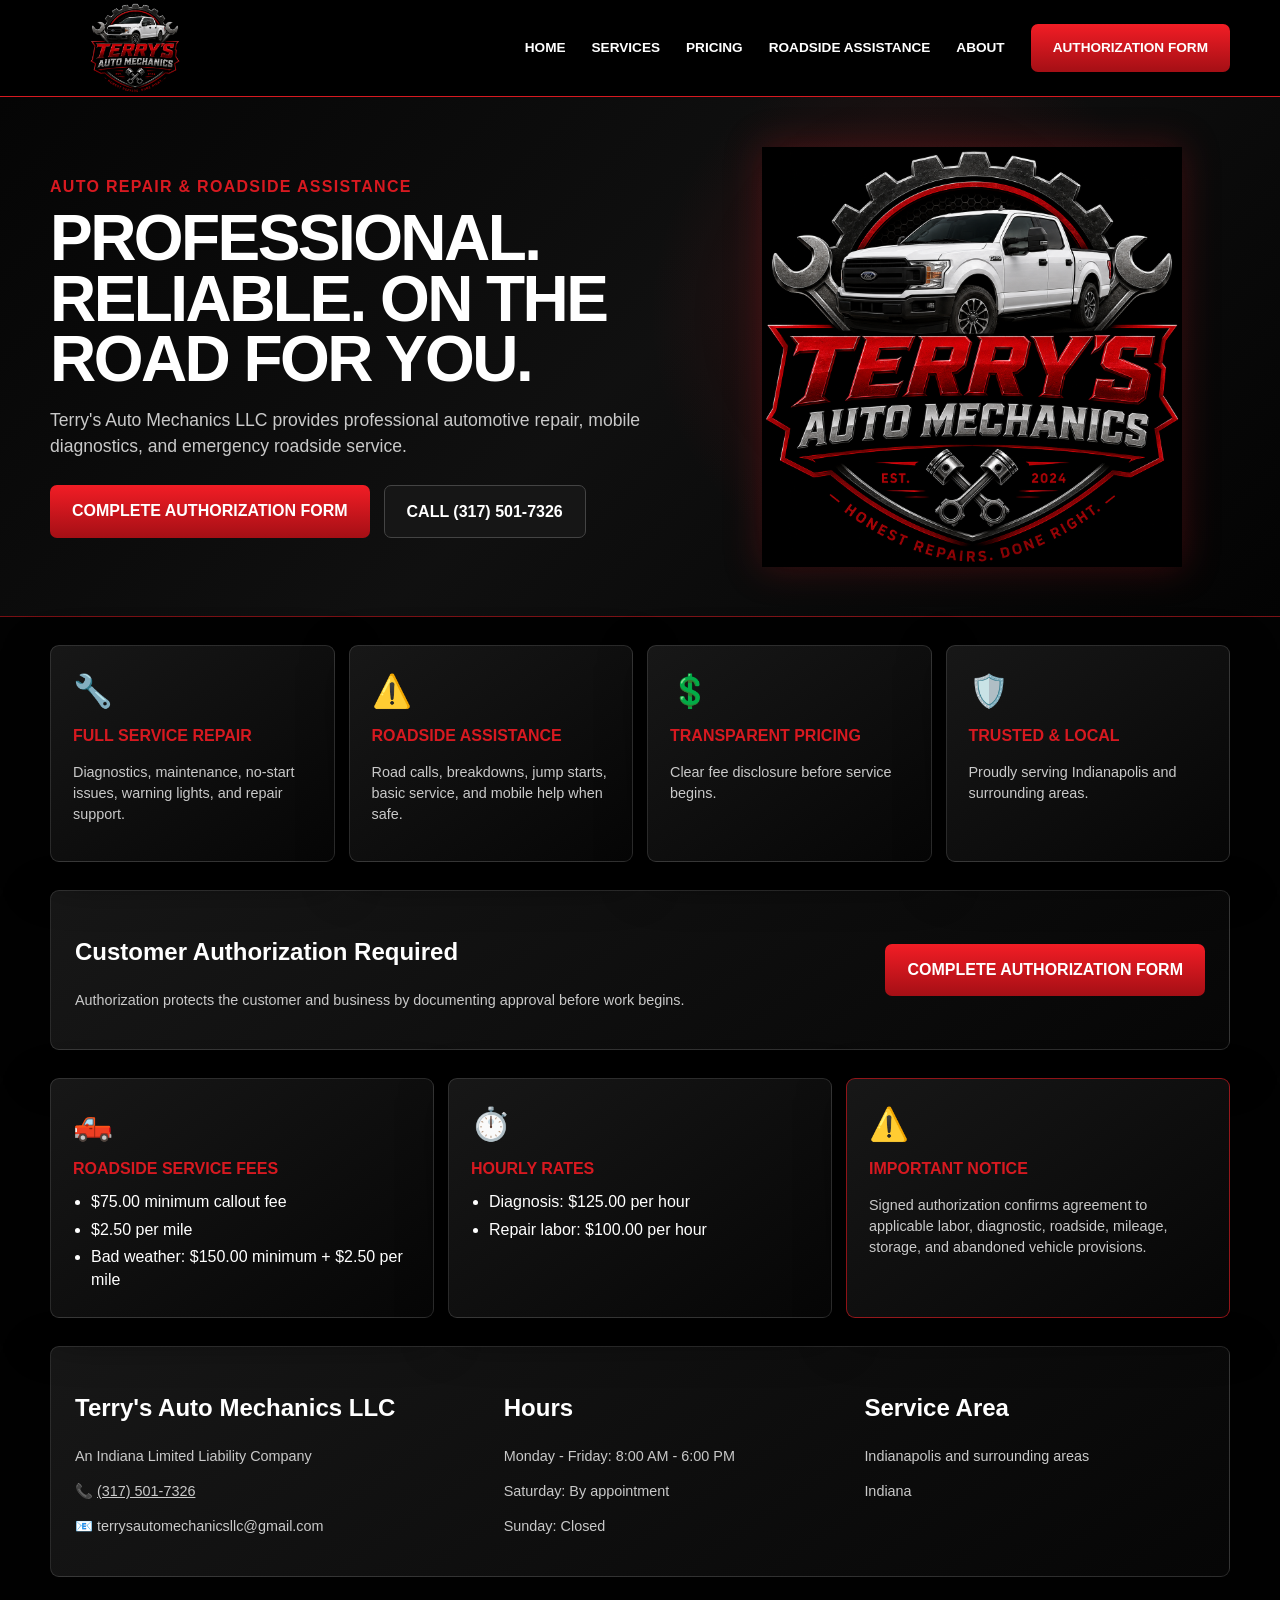
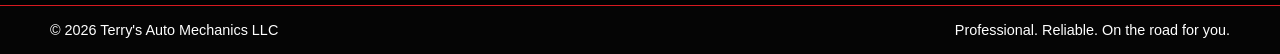
<file: index.html>
<!DOCTYPE html>
<html lang="en">
<head>
  <meta charset="UTF-8">
  <meta name="viewport" content="width=device-width, initial-scale=1.0">
  <title>Terry's Auto Mechanics LLC</title>
  <link rel="stylesheet" href="style.css">
</head>
<body>
<header class="top-nav">
  <div class="wrap nav-inner">
    <a href="index.html" class="logo-link">
      <img src="logo.png" alt="Terry's Auto Mechanics LLC" class="nav-logo">
    </a>
    <nav class="nav-links">
      <a href="index.html">Home</a>
      <a href="#services">Services</a>
      <a href="#pricing">Pricing</a>
      <a href="#roadside">Roadside Assistance</a>
      <a href="#contact">About</a>
      <a href="authorization.html" class="nav-btn">Authorization Form</a>
    </nav>
  </div>
</header>

<main>
  <section class="home-hero">
    <div class="wrap home-hero-inner">
      <div>
        <p class="eyebrow">Auto Repair & Roadside Assistance</p>
        <h1>Professional. Reliable. On the road for you.</h1>
        <p class="lead">Terry's Auto Mechanics LLC provides professional automotive repair, mobile diagnostics, and emergency roadside service.</p>
        <div class="button-row">
          <a class="btn primary" href="authorization.html">Complete Authorization Form</a>
          <a class="btn secondary" href="tel:3175017326">Call (317) 501-7326</a>
        </div>
      </div>
      <img src="logo.png" alt="Terry's Auto Mechanics LLC" class="home-logo">
    </div>
  </section>

  <section id="services" class="wrap card-grid four-card">
    <article class="card"><div class="icon">🔧</div><h2>Full Service Repair</h2><p>Diagnostics, maintenance, no-start issues, warning lights, and repair support.</p></article>
    <article class="card"><div class="icon">⚠️</div><h2>Roadside Assistance</h2><p>Road calls, breakdowns, jump starts, basic service, and mobile help when safe.</p></article>
    <article class="card"><div class="icon">💲</div><h2>Transparent Pricing</h2><p>Clear fee disclosure before service begins.</p></article>
    <article class="card"><div class="icon">🛡️</div><h2>Trusted & Local</h2><p>Proudly serving Indianapolis and surrounding areas.</p></article>
  </section>

  <section class="wrap action-strip">
    <div>
      <h2>Customer Authorization Required</h2>
      <p>Authorization protects the customer and business by documenting approval before work begins.</p>
    </div>
    <a class="btn primary" href="authorization.html">Complete Authorization Form</a>
  </section>

  <section id="pricing" class="wrap card-grid three-card">
    <article id="roadside" class="card"><div class="icon">🛻</div><h2>Roadside Service Fees</h2><ul><li>$75.00 minimum callout fee</li><li>$2.50 per mile</li><li>Bad weather: $150.00 minimum + $2.50 per mile</li></ul></article>
    <article class="card"><div class="icon">⏱️</div><h2>Hourly Rates</h2><ul><li>Diagnosis: $125.00 per hour</li><li>Repair labor: $100.00 per hour</li></ul></article>
    <article class="card important"><div class="icon">⚠️</div><h2>Important Notice</h2><p>Signed authorization confirms agreement to applicable labor, diagnostic, roadside, mileage, storage, and abandoned vehicle provisions.</p></article>
  </section>

  <section id="contact" class="wrap contact-panel">
    <div><h2>Terry's Auto Mechanics LLC</h2><p>An Indiana Limited Liability Company</p><p>📞 <a href="tel:3175017326">(317) 501-7326</a></p><p>📧 terrysautomechanicsllc@gmail.com</p></div>
    <div><h2>Hours</h2><p>Monday - Friday: 8:00 AM - 6:00 PM</p><p>Saturday: By appointment</p><p>Sunday: Closed</p></div>
    <div><h2>Service Area</h2><p>Indianapolis and surrounding areas</p><p>Indiana</p></div>
  </section>
</main>

<footer class="bottom-footer">
  <div class="wrap footer-row">
    <span>© <span id="year"></span> Terry's Auto Mechanics LLC</span>
    <span>Professional. Reliable. On the road for you.</span>
  </div>
</footer>

<script src="app.js"></script>
</body>
</html>
</file>
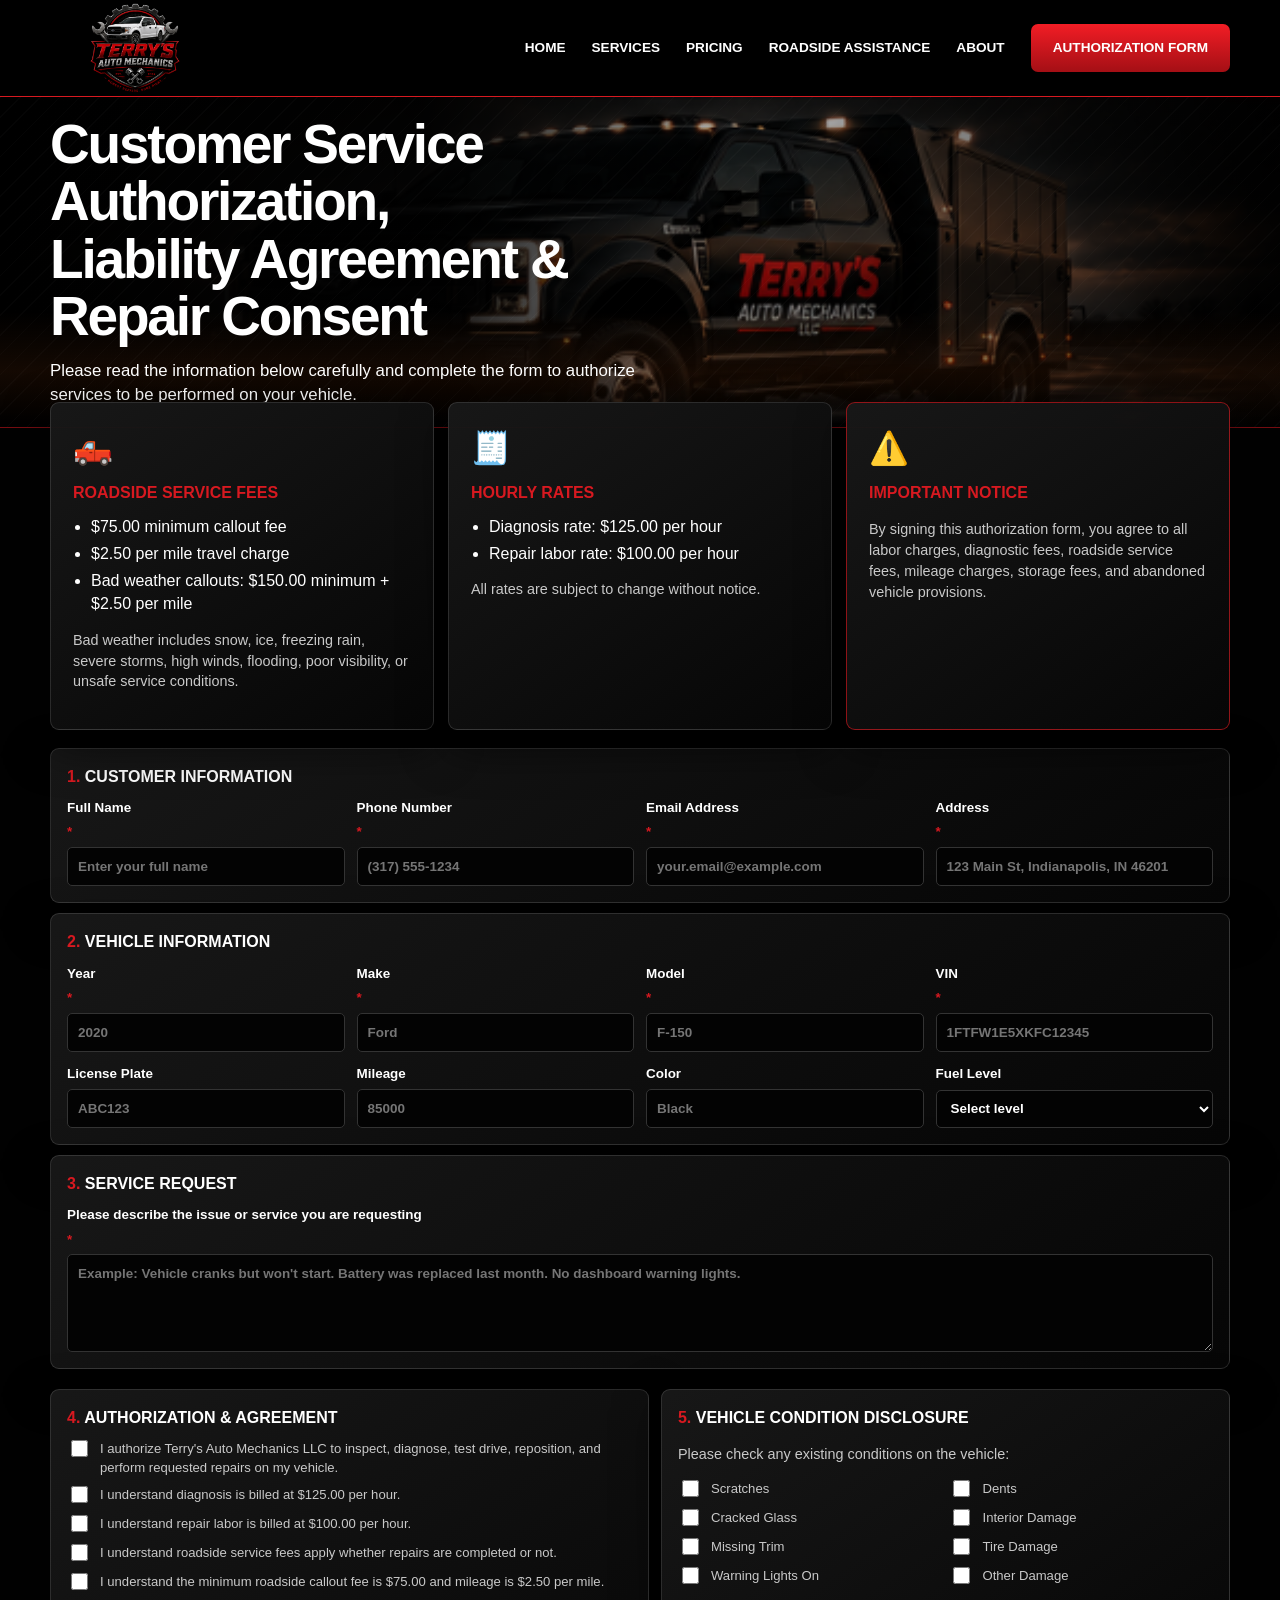
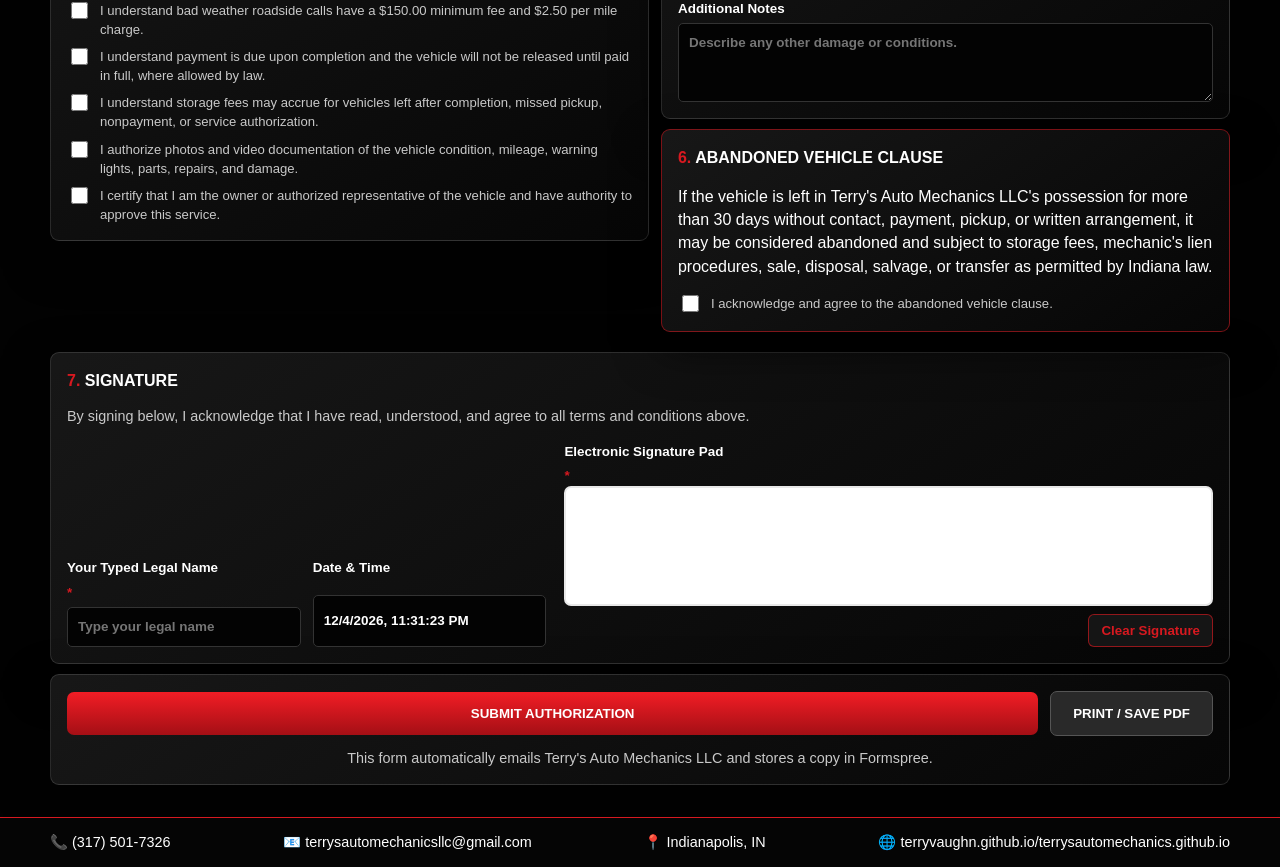
<file: authorization.html>
<!DOCTYPE html>
<html lang="en">
<head>
  <meta charset="UTF-8">
  <meta name="viewport" content="width=device-width, initial-scale=1.0">
  <title>Repair Authorization | Terry's Auto Mechanics LLC</title>
  <link rel="stylesheet" href="style.css">
</head>
<body>
<header class="top-nav">
  <div class="wrap nav-inner">
    <a href="index.html" class="logo-link">
      <img src="logo.png" alt="Terry's Auto Mechanics LLC" class="nav-logo">
    </a>
    <nav class="nav-links">
      <a href="index.html">Home</a>
      <a href="index.html#services">Services</a>
      <a href="#fees">Pricing</a>
      <a href="#fees">Roadside Assistance</a>
      <a href="index.html#contact">About</a>
      <a href="#authForm" class="nav-btn">Authorization Form</a>
    </nav>
  </div>
</header>

<main>
  <section class="auth-hero">
    <div class="truck-bg"></div>
    <div class="wrap auth-hero-inner">
      <div class="auth-title">
        <h1>Customer Service Authorization,<br>Liability Agreement & Repair Consent</h1>
        <p>Please read the information below carefully and complete the form to authorize services to be performed on your vehicle.</p>
      </div>
    </div>
  </section>

  <section id="fees" class="wrap fee-grid">
    <article class="fee-card">
      <div class="icon">🛻</div>
      <h2>Roadside Service Fees</h2>
      <ul>
        <li>$75.00 minimum callout fee</li>
        <li>$2.50 per mile travel charge</li>
        <li>Bad weather callouts: $150.00 minimum + $2.50 per mile</li>
      </ul>
      <p>Bad weather includes snow, ice, freezing rain, severe storms, high winds, flooding, poor visibility, or unsafe service conditions.</p>
    </article>

    <article class="fee-card">
      <div class="icon">🧾</div>
      <h2>Hourly Rates</h2>
      <ul>
        <li>Diagnosis rate: $125.00 per hour</li>
        <li>Repair labor rate: $100.00 per hour</li>
      </ul>
      <p>All rates are subject to change without notice.</p>
    </article>

    <article class="fee-card important">
      <div class="icon">⚠️</div>
      <h2>Important Notice</h2>
      <p>By signing this authorization form, you agree to all labor charges, diagnostic fees, roadside service fees, mileage charges, storage fees, and abandoned vehicle provisions.</p>
    </article>
  </section>

  <form id="authForm" class="wrap auth-form" action="https://formspree.io/f/mqeoodjj" method="POST">
    <input type="hidden" name="_subject" value="New Terry's Auto Mechanics Authorization Form">
    <input type="hidden" name="signature_image" id="signatureImage">
    <input type="hidden" name="submission_date" id="submissionDate">
    <input type="text" name="_gotcha" style="display:none">

    <section class="panel">
      <h2><span>1.</span> Customer Information</h2>
      <div class="grid four">
        <label>Full Name <b>*</b><input name="customer_name" required placeholder="Enter your full name"></label>
        <label>Phone Number <b>*</b><input name="phone" required placeholder="(317) 555-1234"></label>
        <label>Email Address <b>*</b><input name="email" type="email" required placeholder="your.email@example.com"></label>
        <label>Address <b>*</b><input name="address" required placeholder="123 Main St, Indianapolis, IN 46201"></label>
      </div>
    </section>

    <section class="panel">
      <h2><span>2.</span> Vehicle Information</h2>
      <div class="grid four">
        <label>Year <b>*</b><input name="year" required placeholder="2020"></label>
        <label>Make <b>*</b><input name="make" required placeholder="Ford"></label>
        <label>Model <b>*</b><input name="model" required placeholder="F-150"></label>
        <label>VIN <b>*</b><input name="vin" required placeholder="1FTFW1E5XKFC12345"></label>
        <label>License Plate<input name="plate" placeholder="ABC123"></label>
        <label>Mileage<input name="mileage" placeholder="85000"></label>
        <label>Color<input name="color" placeholder="Black"></label>
        <label>Fuel Level
          <select name="fuel">
            <option value="">Select level</option>
            <option>Empty</option>
            <option>1/4</option>
            <option>1/2</option>
            <option>3/4</option>
            <option>Full</option>
          </select>
        </label>
      </div>
    </section>

    <section class="panel">
      <h2><span>3.</span> Service Request</h2>
      <label>Please describe the issue or service you are requesting <b>*</b>
        <textarea name="service_request" rows="4" required placeholder="Example: Vehicle cranks but won't start. Battery was replaced last month. No dashboard warning lights."></textarea>
      </label>
    </section>

    <section class="two-col">
      <section class="panel">
        <h2><span>4.</span> Authorization & Agreement</h2>
        <div class="consent-list">
          <label><input type="checkbox" name="consent_inspect_repair" value="Agreed" required> I authorize Terry's Auto Mechanics LLC to inspect, diagnose, test drive, reposition, and perform requested repairs on my vehicle.</label>
          <label><input type="checkbox" name="consent_diagnostic_rate" value="Agreed" required> I understand diagnosis is billed at $125.00 per hour.</label>
          <label><input type="checkbox" name="consent_labor_rate" value="Agreed" required> I understand repair labor is billed at $100.00 per hour.</label>
          <label><input type="checkbox" name="consent_roadside_fees" value="Agreed" required> I understand roadside service fees apply whether repairs are completed or not.</label>
          <label><input type="checkbox" name="consent_callout_mileage" value="Agreed" required> I understand the minimum roadside callout fee is $75.00 and mileage is $2.50 per mile.</label>
          <label><input type="checkbox" name="consent_bad_weather" value="Agreed" required> I understand bad weather roadside calls have a $150.00 minimum fee and $2.50 per mile charge.</label>
          <label><input type="checkbox" name="consent_payment_due" value="Agreed" required> I understand payment is due upon completion and the vehicle will not be released until paid in full, where allowed by law.</label>
          <label><input type="checkbox" name="consent_storage" value="Agreed" required> I understand storage fees may accrue for vehicles left after completion, missed pickup, nonpayment, or service authorization.</label>
          <label><input type="checkbox" name="consent_photos" value="Agreed" required> I authorize photos and video documentation of the vehicle condition, mileage, warning lights, parts, repairs, and damage.</label>
          <label><input type="checkbox" name="consent_authority" value="Agreed" required> I certify that I am the owner or authorized representative of the vehicle and have authority to approve this service.</label>
        </div>
      </section>

      <div>
        <section class="panel">
          <h2><span>5.</span> Vehicle Condition Disclosure</h2>
          <p class="small">Please check any existing conditions on the vehicle:</p>
          <div class="checkbox-grid">
            <label><input type="checkbox" name="damage" value="Scratches"> Scratches</label>
            <label><input type="checkbox" name="damage" value="Dents"> Dents</label>
            <label><input type="checkbox" name="damage" value="Cracked Glass"> Cracked Glass</label>
            <label><input type="checkbox" name="damage" value="Interior Damage"> Interior Damage</label>
            <label><input type="checkbox" name="damage" value="Missing Trim"> Missing Trim</label>
            <label><input type="checkbox" name="damage" value="Tire Damage"> Tire Damage</label>
            <label><input type="checkbox" name="damage" value="Warning Lights On"> Warning Lights On</label>
            <label><input type="checkbox" name="damage" value="Other Damage"> Other Damage</label>
          </div>
          <label>Additional Notes
            <textarea name="damage_notes" rows="3" placeholder="Describe any other damage or conditions."></textarea>
          </label>
        </section>

        <section class="panel abandoned">
          <h2><span>6.</span> Abandoned Vehicle Clause</h2>
          <p>If the vehicle is left in Terry's Auto Mechanics LLC's possession for more than 30 days without contact, payment, pickup, or written arrangement, it may be considered abandoned and subject to storage fees, mechanic's lien procedures, sale, disposal, salvage, or transfer as permitted by Indiana law.</p>
          <label class="check-line"><input type="checkbox" name="consent_abandoned_vehicle" value="Agreed" required> I acknowledge and agree to the abandoned vehicle clause.</label>
        </section>
      </div>
    </section>

    <section class="panel signature-panel">
      <h2><span>7.</span> Signature</h2>
      <p class="small">By signing below, I acknowledge that I have read, understood, and agree to all terms and conditions above.</p>

      <div class="signature-grid">
        <div>
          <div class="grid two">
            <label>Your Typed Legal Name <b>*</b><input name="signature_name" required placeholder="Type your legal name"></label>
            <label>Date & Time<input name="date_time" id="dateTime" readonly></label>
          </div>
        </div>

        <div>
          <label>Electronic Signature Pad <b>*</b></label>
          <canvas id="signaturePad" width="900" height="260"></canvas>
          <button type="button" class="clear-btn" id="clearSig">Clear Signature</button>
        </div>
      </div>
    </section>

    <section class="submit-bar">
      <button type="submit" class="submit-btn">Submit Authorization</button>
      <button type="button" class="print-btn" id="printBtn">Print / Save PDF</button>
      <p id="status" class="status"></p>
      <p class="small center">This form automatically emails Terry's Auto Mechanics LLC and stores a copy in Formspree.</p>
    </section>
  </form>
</main>

<footer class="bottom-footer">
  <div class="wrap footer-row">
    <span>📞 (317) 501-7326</span>
    <span>📧 terrysautomechanicsllc@gmail.com</span>
    <span>📍 Indianapolis, IN</span>
    <span>🌐 terryvaughn.github.io/terrysautomechanics.github.io</span>
  </div>
</footer>

<script src="app.js"></script>
</body>
</html>
</file>
<file: style.css>
*{box-sizing:border-box}
:root{--red:#d71920;--red2:#9b0f15;--bg:#030303;--panel:rgba(18,18,18,.96);--line:#303030;--text:#fff;--muted:#c9c9c9}
html{scroll-behavior:smooth}
body{margin:0;font-family:Arial,Helvetica,sans-serif;background:#020202;color:var(--text);line-height:1.45}
a{color:inherit}
.wrap{width:min(1180px,calc(100% - 32px));margin:0 auto}

/* Header */
.top-nav{background:#000;border-bottom:1px solid var(--red);position:sticky;top:0;z-index:20}
.nav-inner{min-height:96px;display:flex;align-items:center;justify-content:space-between;gap:24px}
.logo-link{display:flex;align-items:center;line-height:0}
.nav-logo{width:170px;height:auto;max-height:90px;object-fit:contain;display:block}
.nav-links{display:flex;align-items:center;gap:26px;text-transform:uppercase;font-weight:900;font-size:.85rem}
.nav-links a{text-decoration:none;white-space:nowrap}
.nav-links a:hover{color:var(--red)}
.nav-btn{background:linear-gradient(#f21d25,#a40f15);padding:14px 22px;border-radius:7px;color:#fff!important}

/* Home */
.home-hero{min-height:520px;display:flex;align-items:center;background:radial-gradient(circle at 72% 42%,rgba(215,25,32,.18),transparent 28%),linear-gradient(135deg,#050505,#101010,#030303);border-bottom:1px solid rgba(215,25,32,.55)}
.home-hero-inner{display:grid;grid-template-columns:1.1fr .9fr;gap:34px;align-items:center}
.eyebrow{color:var(--red);font-weight:900;text-transform:uppercase;letter-spacing:.08em;margin:0 0 10px}
.home-hero h1{font-size:clamp(2.25rem,5vw,4.5rem);line-height:.95;text-transform:uppercase;letter-spacing:-.04em;margin:0 0 18px}
.lead{color:var(--muted);font-size:1.1rem;max-width:650px}
.home-logo{width:min(100%,420px);justify-self:center;filter:drop-shadow(0 0 18px rgba(215,25,32,.25))}
.button-row{display:flex;gap:14px;flex-wrap:wrap;margin-top:26px}
.btn{border:0;border-radius:7px;padding:14px 22px;text-transform:uppercase;font-weight:900;text-decoration:none;display:inline-flex}
.primary{background:linear-gradient(#f21d25,#a40f15);color:#fff}
.secondary{background:#161616;border:1px solid #444;color:#fff}

/* Auth hero */
.auth-hero{position:relative;min-height:330px;overflow:hidden;border-bottom:1px solid rgba(215,25,32,.55);background:#000}
.truck-bg{position:absolute;inset:0;background:
  linear-gradient(90deg,#000 0%,rgba(0,0,0,.95) 33%,rgba(0,0,0,.28) 58%,rgba(0,0,0,.78) 100%),
  url('truck-hero.png');
  background-repeat:no-repeat;background-position:right center;background-size:auto 100%}
.auth-hero:after{content:"";position:absolute;inset:0;background:
  repeating-linear-gradient(135deg,rgba(255,255,255,.018),rgba(255,255,255,.018) 1px,transparent 1px,transparent 14px),
  linear-gradient(180deg,transparent 65%,rgba(255,115,30,.08) 83%,rgba(0,0,0,.15) 100%);pointer-events:none}
.auth-hero-inner{position:relative;z-index:2;min-height:330px;display:flex;align-items:center}
.auth-title{max-width:650px}
.auth-title h1{font-size:clamp(2.15rem,4.3vw,4rem);line-height:1.04;margin:0 0 14px;letter-spacing:-.04em}
.auth-title p{font-size:1.05rem;margin:0;color:#fff;max-width:620px}

/* Cards/forms */
.card-grid{display:grid;gap:14px;margin-top:28px;margin-bottom:28px}
.four-card{grid-template-columns:repeat(4,1fr)}
.three-card,.fee-grid{grid-template-columns:repeat(3,1fr)}
.fee-grid{display:grid;gap:14px;margin-top:-26px;position:relative;z-index:5}
.card,.fee-card,.panel,.submit-bar,.action-strip,.contact-panel{background:linear-gradient(145deg,rgba(24,24,24,.97),rgba(6,6,6,.98));border:1px solid rgba(255,255,255,.14);border-radius:9px;box-shadow:0 16px 45px rgba(0,0,0,.6)}
.card,.fee-card{padding:22px}
.icon{font-size:2rem;color:var(--red);margin-bottom:10px}
.card h2,.fee-card h2,.panel h2{font-size:1rem;text-transform:uppercase;margin:0 0 10px;color:#fff}
.card h2,.fee-card h2,.panel h2 span{color:var(--red)}
.card p,.fee-card p,.small,.action-strip p,.contact-panel p{color:var(--muted);font-size:.9rem}
.card ul,.fee-card ul{margin:0;padding-left:18px}
.card li,.fee-card li{margin:4px 0}
.important{border-color:rgba(215,25,32,.65)}
.action-strip{display:flex;justify-content:space-between;align-items:center;gap:20px;padding:24px;margin-top:28px;margin-bottom:28px}
.contact-panel{display:grid;grid-template-columns:1.2fr 1fr 1fr;gap:20px;padding:24px;margin-top:28px;margin-bottom:28px}

.auth-form{padding:8px 0 20px}
.panel{padding:16px;margin:10px 0}
.grid{display:grid;gap:12px}
.grid.four{grid-template-columns:repeat(4,1fr)}
.grid.two{grid-template-columns:repeat(2,1fr)}
label{display:grid;gap:5px;font-size:.84rem;font-weight:800}
b{color:var(--red)}
input,textarea,select{width:100%;background:#030303;color:#fff;border:1px solid #333;border-radius:5px;padding:9px 10px;font:inherit;outline:none}
input:focus,textarea:focus,select:focus{border-color:var(--red);box-shadow:0 0 0 3px rgba(215,25,32,.15)}
textarea{resize:vertical}
.two-col{display:grid;grid-template-columns:1fr .95fr;gap:12px;align-items:start}
.consent-list,.checkbox-grid{display:grid;gap:8px}
.checkbox-grid{grid-template-columns:repeat(2,1fr);margin-bottom:12px}
.consent-list label,.checkbox-grid label,.check-line{display:grid;grid-template-columns:auto 1fr;align-items:start;gap:9px;font-weight:500;color:var(--muted);font-size:.82rem}
input[type=checkbox]{width:17px;height:17px;accent-color:var(--red);margin-top:1px}
.abandoned{border-color:rgba(215,25,32,.55)}
.signature-grid{display:grid;grid-template-columns:.85fr 1.15fr;gap:18px;align-items:end}
#signaturePad{width:100%;height:120px;background:#fff;border:2px solid #e8e8e8;border-radius:7px;display:block;touch-action:none}
.clear-btn{margin-top:8px;float:right;background:#151515;border:1px solid rgba(215,25,32,.65);color:var(--red);border-radius:6px;padding:8px 12px;font-weight:900;cursor:pointer}
.submit-bar{padding:16px;display:grid;grid-template-columns:1fr auto;gap:12px;align-items:center;margin-bottom:12px}
.submit-btn,.print-btn{border:0;border-radius:7px;padding:14px 22px;text-transform:uppercase;font-weight:900;cursor:pointer;color:#fff}
.submit-btn{background:linear-gradient(#f21d25,#a40f15)}
.print-btn{background:#292929;border:1px solid #555}
.status{display:none;grid-column:1/-1;margin:0;padding:12px;border:1px solid rgba(215,25,32,.6);border-radius:7px;background:rgba(215,25,32,.15)}
.status.show{display:block}
.center{grid-column:1/-1;text-align:center;margin:0}

.bottom-footer{background:#050505;border-top:1px solid var(--red);padding:14px 0}
.footer-row{display:flex;gap:22px;justify-content:space-between;flex-wrap:wrap;color:#fff;font-size:.9rem}

@media(max-width:980px){
  .nav-inner{height:auto;padding:12px 0;align-items:flex-start;flex-direction:column}
  .nav-links{gap:14px;flex-wrap:wrap}
  .home-hero-inner,.fee-grid,.two-col,.signature-grid,.contact-panel{grid-template-columns:1fr}
  .four-card,.three-card{grid-template-columns:1fr 1fr}
  .grid.four{grid-template-columns:repeat(2,1fr)}
  .truck-bg{opacity:.62;background-position:right center}
}
@media(max-width:620px){
  .nav-logo{width:135px}
  .auth-hero{min-height:360px}
  .auth-hero-inner{min-height:360px}
  .truck-bg{opacity:.42;background-size:auto 78%;background-position:right bottom}
  .auth-title h1,.home-hero h1{font-size:2.25rem}
  .grid.four,.grid.two,.checkbox-grid,.submit-bar,.four-card,.three-card,.action-strip{grid-template-columns:1fr;display:grid}
  .fee-grid{margin-top:14px}
  .nav-btn{padding:10px 12px}
}
@media print{
  .top-nav,.auth-hero,.fee-grid,.bottom-footer,.submit-btn,.print-btn{display:none!important}
  body{background:#fff;color:#000}
  .wrap{width:100%}
  .panel,.submit-bar{box-shadow:none;background:#fff;color:#000;border:1px solid #999}
  .consent-list label,.checkbox-grid label,.check-line,.small{color:#000}
  input,textarea,select{color:#000;background:#fff;border:1px solid #999}
}
</file>
